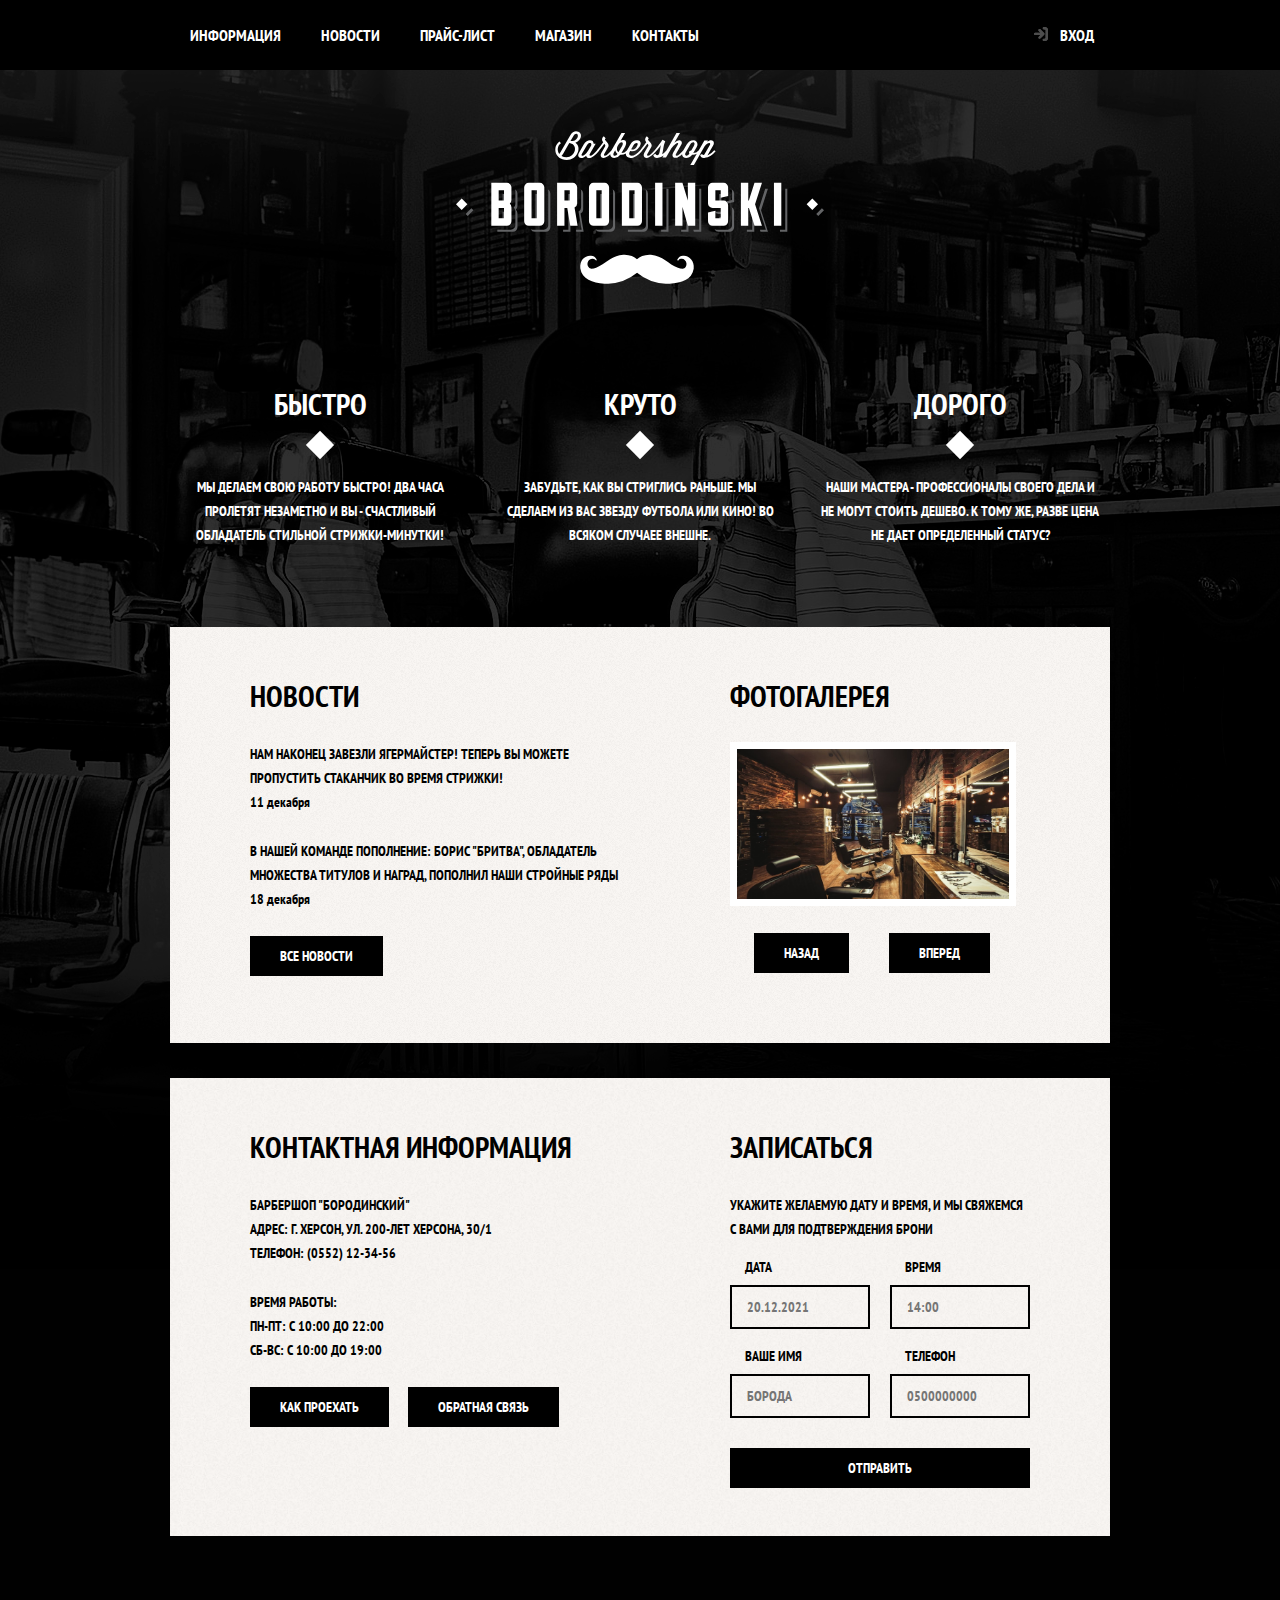
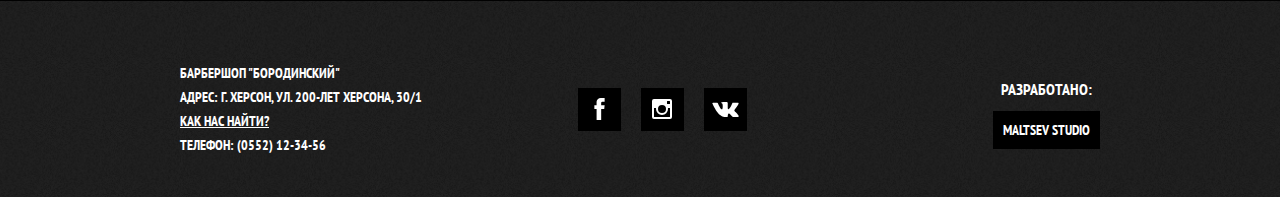
<file: index.html>
<!DOCTYPE html>
<html lang="ru">

<head>
  <meta charset="UTF-8">
  <meta http-equiv="X-UA-Compatible" content="IE=edge">
  <meta name="viewport" content="width=device-width, initial-scale=1.0">
  <title>Барбершоп "Бородинский"</title>
  <link rel="shortcut icon" href="img/favicon.png" type="image/png">
  <link rel="stylesheet" href="css/normalize.css">
  <link rel="stylesheet" href="css/style.css">
</head>

<body class="index-body">
  <header class="main-header">
    <nav class="main-navigation">
      <a class="main-header-logo">
        <img src="img/svg/index-logo.svg" width="371" height="155" alt="Logo barbershop">
      </a>
      <div class="main-navigation-wrapper">
        <div class="container">
          <ul class="site-navigation">
            <li><a href="#">Информация</a></li>
            <li><a href="#news">Новости</a></li>
            <li><a href="price.html">Прайс-лист</a></li>
            <li><a href="catalog.html">Магазин</a></li>
            <li><a href="#">Контакты</a></li>
          </ul>
          <ul class="user-navigation">
            <li>
              <a class="login-link" href="#">Вход</a>
            </li>
          </ul>
        </div>
      </div>
    </nav>
  </header>

  <main class="main container">
    <h1 class="visually-hidden">Барбершоп "Бородинский"</h1>
    <section class="advantages">
      <h2 class="visually-hidden">Наши преимущества</h2>
      <ul class="features">
        <li class="feature-item">
          <h3>Быстро</h3>
          <p>Мы делаем свою работу быстро! Два часа пролетят незаметно и вы - счастливый обладатель стильной
            стрижки-минутки!</p>
        </li>
        <li class="feature-item">
          <h3>Круто</h3>
          <p>Забудьте, как вы стриглись раньше. Мы сделаем из вас звезду футбола или кино! Во всяком случаее внешне.</p>
        </li>
        <li class="feature-item">
          <h3>Дорого</h3>
          <p>Наши мастера - профессионалы своего дела и не могут стоить дешево. К тому же, разве цена не дает
            определенный статус?</p>
        </li>
      </ul>
    </section>

    <div class="index-columns">
      <section class="news" id="news">
        <h2>Новости</h2>
        <ul>
          <li>
            <p>Нам наконец завезли Ягермайстер! Теперь вы можете пропустить стаканчик во время стрижки!</p>
            <time datetime="2021-12-11">11 декабря</time>
          </li>
          <li>
            <p>
              В нашей команде пополнение: Борис "Бритва", обладатель множества титулов и наград, пополнил наши стройные
              ряды
            </p>
            <time datetime="2021-12-18">18 декабря</time>
          </li>
        </ul>
        <a href="#" class="button">Все новости</a>
      </section>

      <section class="gallery">
        <h2>Фотогалерея</h2>

        <a href="img/interior1.jpg">
          <img class="photo" src="img/interior1.jpg" width="286" height="164" alt="Interior" id="interior">
        </a>

        <div class="galery-buttons">
          <button type="button" class="button" id="back">Назад</button>
          <button type="button" class="button" id="forward">Вперед</button>
        </div>
      </section>
    </div>

    <div class="index-columns">
      <section class="contacts">
        <h2>Контактная информация</h2>
        <p>
          Барбершоп "Бородинский"<br>
          Адрес: г. Херсон, ул. 200-лет Херсона, 30/1<br>
          Телефон: (0552) 12-34-56
        </p>
        <p>
          Время работы:<br>
          пн-пт: с 10:00 до 22:00<br>
          сб-вс: с 10:00 до 19:00
        </p>
        <button type="button" class="button find-map">Как проехать</button>
        <button type="button" class="button">Обратная связь</button>
      </section>

      <section class="order">
        <h2>Записаться</h2>
        <p>
          Укажите желаемую дату и время, и мы свяжемся с вами для подтверждения брони
        </p>
        <form action="" method="post">
          <p>
            <label for="date">Дата</label>
            <input type="text" id="date" placeholder="20.12.2021">
          </p>
          <p>
            <label for="time">Время</label>
            <input type="text" id="time" placeholder="14:00">
          </p>
          <p>
            <label for="name">Ваше имя</label>
            <input type="text" id="name" placeholder="Борода">
          </p>
          <p>
            <label for="phone">Телефон</label>
            <input type="tel" id="phone" placeholder="0500000000">
          </p>

          <button type="submit" class="button">Отправить</button>
        </form>
      </section>
    </div>
  </main>

  <footer class="footer">
    <div class="footer-container">
      <div class="footer-contacts">
        <p>
          Барбершоп "Бородинский"<br>
          Адрес: г. Херсон, ул. 200-лет Херсона, 30/1<br>
          <a class="find-map2" href="#!">Как нас найти?</a><br>
          Телефон: (0552) 12-34-56
        </p>
      </div>

      <div class="social">
        <ul>
          <li><a href="#"><img src="img/svg/facebook.svg" alt="facebook"></a></li>
          <li><a href="#"><img src="img/svg/instagram.svg" alt="instagram"></a></li>
          <li><a href="#"><img src="img/svg/vk.svg" alt="Vkontakte"></a></li>
        </ul>
      </div>

      <div class="creator">
        <h3>Разработано:</h3>
        <a href="#">Maltsev Studio</a>
      </div>
    </div>
  </footer>

  <section class="login modal hidden">
    <h2>Личный кабинет</h2>
    <p>Введите, пожалуйста, свой логин и пароль</p>
    <form action="" method="post">
      <p>
        <input class="login-user" type="email" id="login-login" name="login" placeholder="email@example.com">
      </p>
      <p>
        <input class="login-password" type="password" id="login-password" name="password" placeholder="*******">
      </p>
      <div class="login-wrapper">

        <ul class="checkboxes">
          <li class="checkbox-group">
            <input type="checkbox" class="checkbox" name="check" id="check" checked><label class="check-label" for="check">Запомнить меня</label>
          </li>
        </ul>

        <a class="restore" href="#!">Я забыл пароль!</a>
      </div>
      <button type="button" class="button">Войти</button>
    </form>
    <button type="button" class="modal-close" aria-label="Закрыть"></button>
  </section>

  <section class="map modal hidden">
    <img src="img/map.png" alt="карта адреса барбершопа">
    <button type="button" class="modal-close modal-close-map" aria-label="Закрыть"></button>
  </section>
  <script src="js/script.js"></script>
</body>

</html>
</file>
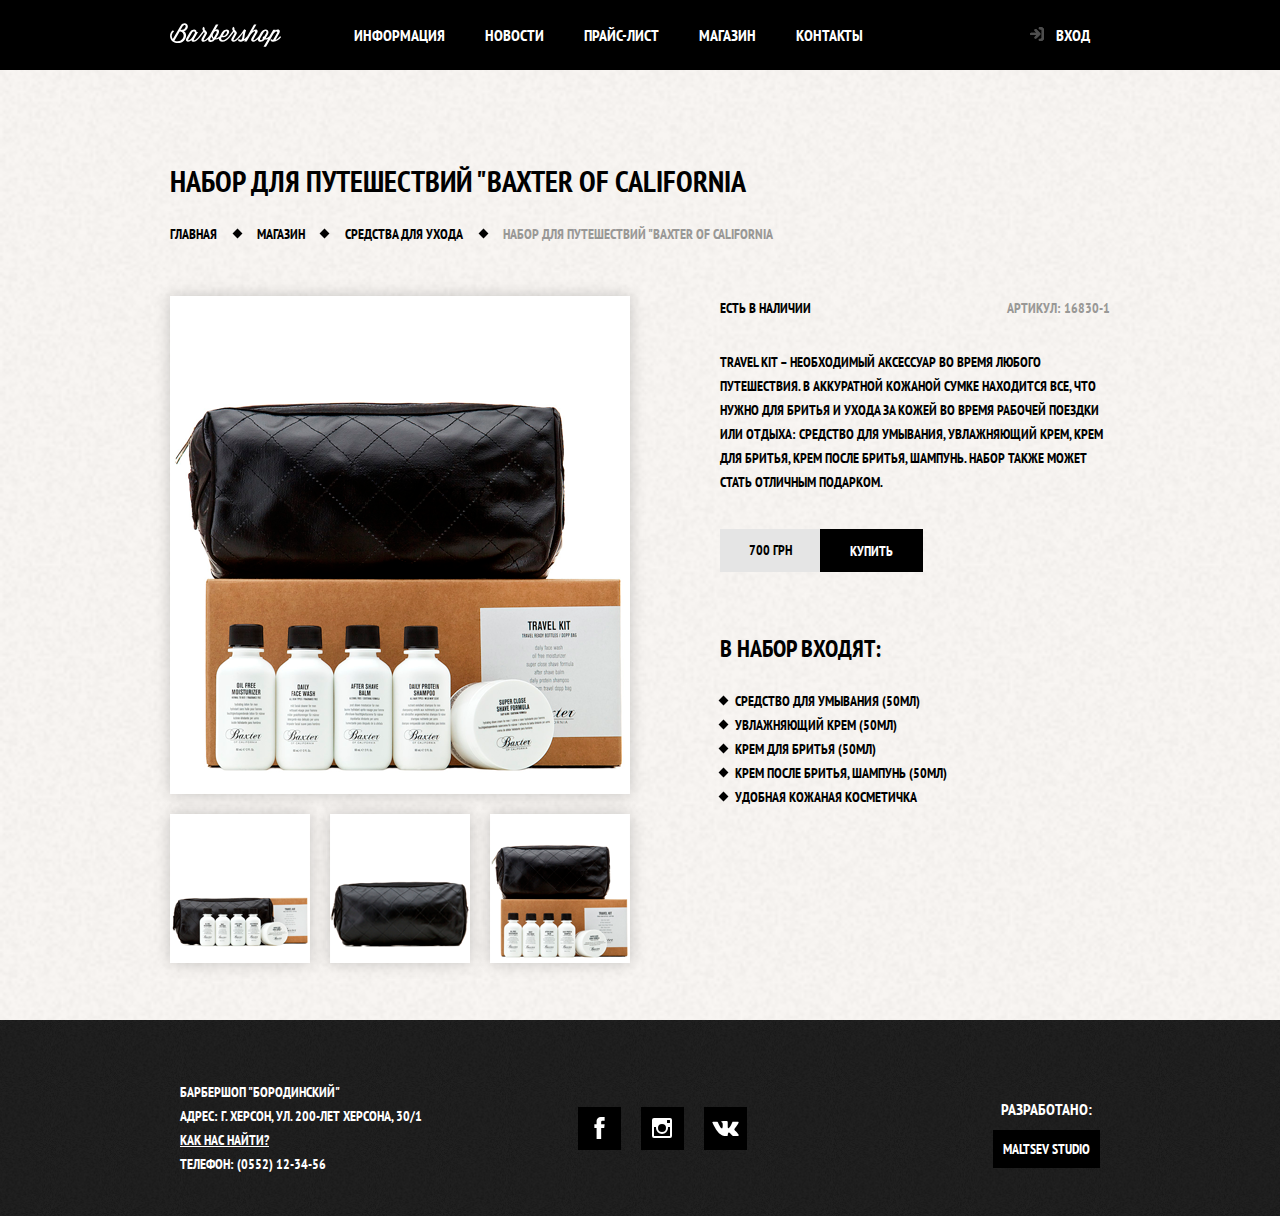
<file: catalog-item.html>
<!DOCTYPE html>
<html lang="ru">
<head>
  <meta charset="UTF-8">
  <meta http-equiv="X-UA-Compatible" content="IE=edge">
  <meta name="viewport" content="width=device-width, initial-scale=1.0">
  <title>Товар - Барбершоп "Бородинский"</title>
  <link rel="shortcut icon" href="img/favicon.png" type="image/png">
  <link rel="stylesheet" href="css/normalize.css">
  <link rel="stylesheet" href="css/style.css">
</head>
<body class="index-body page-body">
  <header class="main-header">
    <nav class="main-navigation container">
      <a href="index.html" class="main-header-logo">
        <img src="img/svg/logo.svg" width="111" height="24" alt="Logo barbershop">
      </a>
      <ul class="site-navigation">
        <li><a href="#">Информация</a></li>
        <li><a href="#">Новости</a></li>
        <li><a href="price.html">Прайс-лист</a></li>
        <li><a href="catalog.html">Магазин</a></li>
        <li><a href="#">Контакты</a></li>
      </ul>
      <div class="user-navigation">
        <a href="#" class="login-link">Вход</a>
      </div>
    </nav>
  </header>

  <main class="main container">
    <h1 class="page-title">Набор для путешествий "Baxter of California</h1>
    <ul class="breadcrumbs item">
      <li>
        <a href="index.html">Главная</a>
      </li>
      <li>
        <a href="catalog.html">Магазин</a>
      </li>
      <li>
        <a href="catalog.html">Средства для ухода</a>
      </li>
      <li class="breadcrumbs-current">
        <a>Набор для путешествий "Baxter of California</a>
      </li>
    </ul>

    <div class="product-wrapper">
      <section class="item-image">
        <img class="item-photo-full" src="img/item1-main.png" width="460" height="498" alt="Фото всего набора">
        <ul class="item-photo-preview">
          <li>
            <img src="img/item2.png" width="140" height="149" alt="Фото с другого ракурса">
          </li>
          <li>
            <img src="img/item3.png" width="140" height="149" alt="Фото косметичка">
          </li>
          <li>
            <img src="img/item4.png" width="140" height="149" alt="Фото всего набора">
          </li>
        </ul>
      </section>

      <section class="item-description">
        <div>
          <p>Есть в наличии</p>
          <p class="item-code">Артикул: 16830-1</p>
        </div>
        <p class="item-description-text">Travel Kit – необходимый аксессуар во время любого путешествия. В аккуратной кожаной сумке находится все, что нужно для бритья и ухода за кожей во время рабочей поездки или отдыха: средство для умывания, увлажняющий крем, крем для бритья, крем после бритья, шампунь. Набор также может стать отличным подарком.</p>
        <p class="catalog-price-wrapper">
          <span class="catalog-price">700 грн</span>
          <button class="button" type="button">Купить</button>
        </p>
        <h3>В набор входят:</h3>
        <ul>
          <li>Средство для умывания (50мл)</li>
          <li>Увлажняющий крем (50мл)</li>
          <li>Крем для бритья (50мл)</li>
          <li>Крем после бритья, шампунь (50мл)</li>
          <li>Удобная кожаная косметичка</li>
        </ul>
      </section>
    </div>
  </main>

  <footer class="footer">
    <div class="footer-container">
      <div class="footer-contacts">
        <p>
          Барбершоп "Бородинский"<br>
          Адрес: г. Херсон, ул. 200-лет Херсона, 30/1<br>
          <a href="#">Как нас найти?</a><br>
          Телефон: (0552) 12-34-56
        </p>
        </div>

        <div class="social">
          <ul>
            <li><a href="#"><img src="img/svg/facebook.svg" alt="facebook"></a></li>
            <li><a href="#"><img src="img/svg/instagram.svg" alt="instagram"></a></li>
            <li><a href="#"><img src="img/svg/vk.svg" alt="Vkontakte"></a></li>
          </ul>
        </div>

        <div class="creator">
          <h3>Разработано:</h3>
          <a href="#">Maltsev Studio</a>
        </div>
    </div>
    </footer>

    <section class="login modal hidden">
      <h2>Личный кабинет</h2>
      <p>Введите, пожалуйста, свой логин и пароль</p>
      <form action="" method="post">
        <p>
          <input class="login-user" type="email" id="login-login" name="login" placeholder="email@example.com">
        </p>
        <p>
          <input class="login-password" type="password" id="login-password" name="password" placeholder="*******">
        </p>
        <p class="login-wrapper">

          <label>
            <input type="checkbox" name="remember" checked>
            Запомните меня
          </label>
          <a class="restore" href="#!">Я забыл пароль!</a>
        </p>
        <button type="button" class="button">Войти</button>
      </form>
      <button type="button" class="modal-close" aria-label="Закрыть"></button>
  </section>
  <script src="js/script.js"></script>
</body>
</html>
</file>
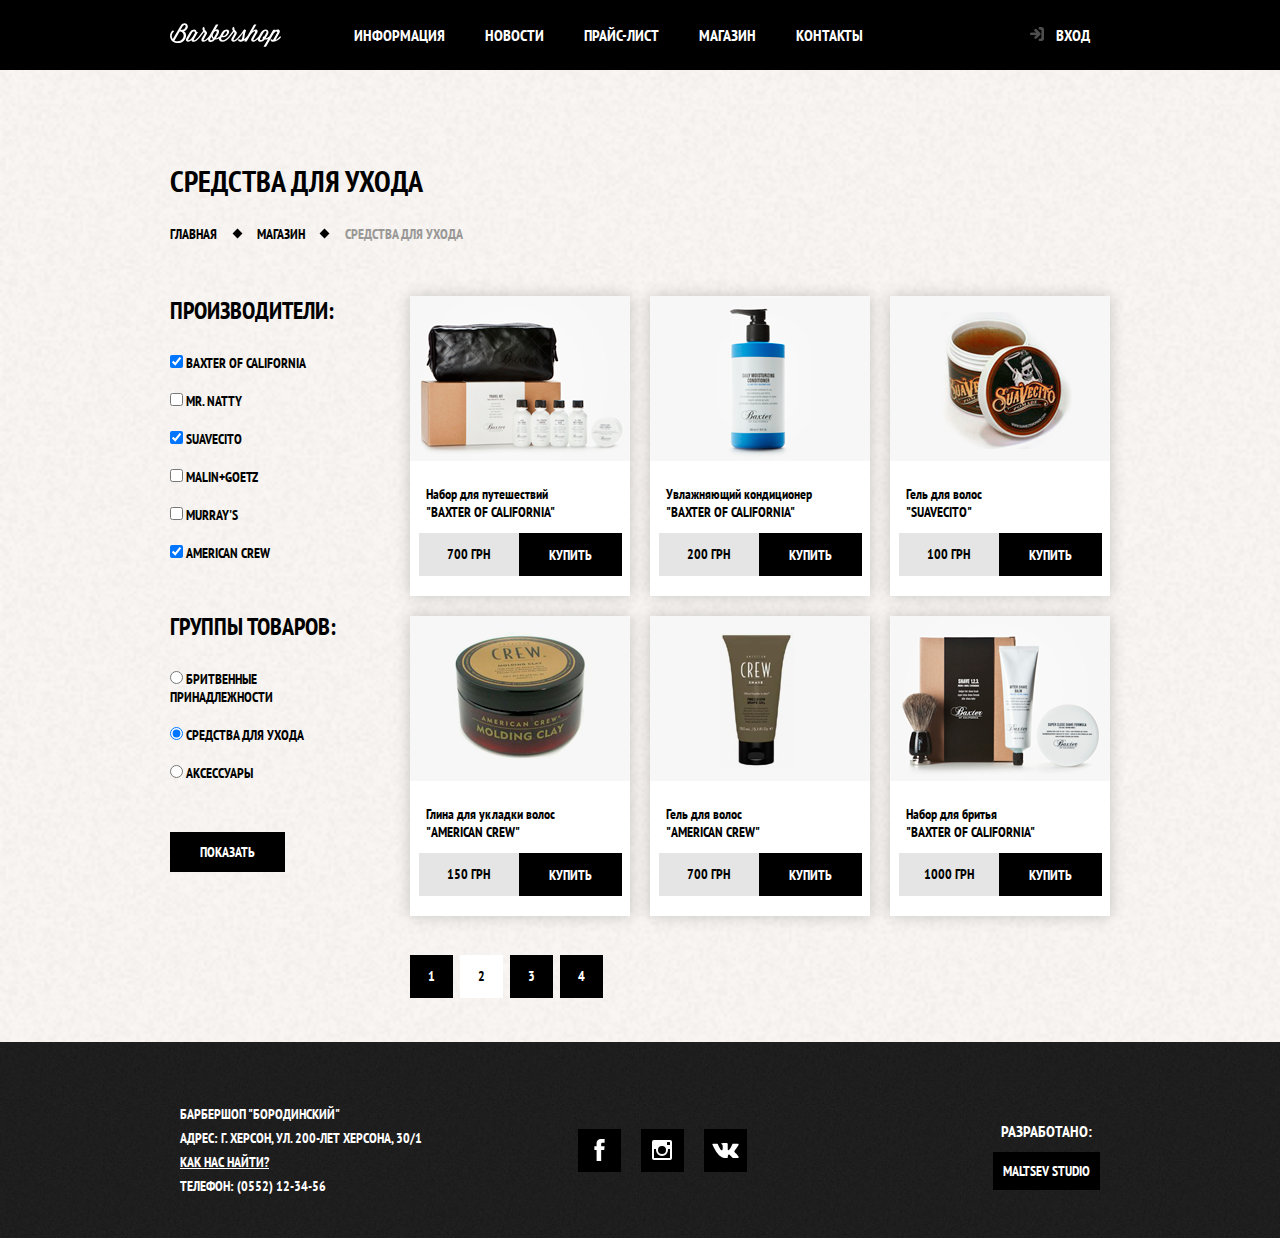
<file: catalog.html>
<!DOCTYPE html>
<html lang="ru">

<head>
  <meta charset="UTF-8">
  <meta http-equiv="X-UA-Compatible" content="IE=edge">
  <meta name="viewport" content="width=device-width, initial-scale=1.0">
  <title>Каталог - Барбершоп "Бородинский"</title>
  <link rel="shortcut icon" href="img/favicon.png" type="image/png">
  <link rel="stylesheet" href="css/normalize.css">
  <link rel="stylesheet" href="css/style.css">
</head>

<body class="index-body page-body">

  <header class="main-header">
    <nav class="main-navigation container">
      <a href="index.html" class="main-header-logo">
        <img src="img/svg/logo.svg" width="111" height="24" alt="Logo barbershop">
      </a>
      <ul class="site-navigation">
        <li><a href="#">Информация</a></li>
        <li><a href="#">Новости</a></li>
        <li><a href="price.html">Прайс-лист</a></li>
        <li><a href="catalog.html">Магазин</a></li>
        <li><a href="#">Контакты</a></li>
      </ul>
      <div class="user-navigation">
        <a href="#" class="login-link">Вход</a>
      </div>
    </nav>
  </header>

  <main class="main container">
    <h1 class="page-title">Средства для ухода</h1>
    <ul class="breadcrumbs catalog">
      <li>
        <a href="index.html">Главная</a>
      </li>
      <li>
        <a href="catalog.html">Магазин</a>
      </li>
      <li class="breadcrumbs-current">
        <a>Средства для ухода</a>
      </li>
    </ul>

    <div class="catalog-wrapper">
      <section class="filter">
        <h2 class="visually-hidden">Фильтр товаров</h2>
        <form action="https://echo.com.ua" method="get">
          <fieldset>
            <legend>Производители:</legend>
            <ul>
              <li>
                <input type="checkbox" id="filter-baxter" name="baxter" checked>
                <label for="filter-baxter">Baxter of California</label>
              </li>
              <li>
                <input type="checkbox" id="filter-mrnatty" name="mrnatty">
                <label for="filter-mrnatty">Mr. Natty</label>
              </li>
              <li>
                <input type="checkbox" id="filter-suavecito" name="suavecito" checked>
                <label for="filter-suavecito">Suavecito</label>
              </li>
              <li>
                <input type="checkbox" id="filter-malin_goetz" name="malin_goetz">
                <label for="filter-malin_goetz">Malin+Goetz</label>
              </li>
              <li>
                <input type="checkbox" id="filter-murrays" name="murrays">
                <label for="filter-murrays">Murray's</label>
              </li>
              <li>
                <input type="checkbox" id="filter-american_crew" name="american_crew" checked>
                <label for="filter-american_crew">American Crew</label>
              </li>
            </ul>
          </fieldset>

          <fieldset>
            <legend>Группы товаров:</legend>
            <ul>
              <li>
                <input type="radio" name="product-group" value="razor" id="filter-razor">
                <label for="filter-razor">Бритвенные принадлежности</label>
              </li>
              <li>
                <input type="radio" name="product-group" value="care" id="filter-care" checked>
                <label for="filter-care">Средства для ухода</label>
              </li>
              <li>
                <input type="radio" name="product-group" value="accessories" id="filter-accessories">
                <label for="filter-accessories">Аксессуары</label>
              </li>
            </ul>
          </fieldset>

        <button type="submit" class="button">Показать</button>
        </form>
      </section>

      <section class="catalog-section">
        <h2 class="visually-hidden">Список средств для ухода</h2>
        <ul class="catalog-list">
          <li class="catalog-item">
            <a href="catalog-item.html">
              <h3>Набор для путешествий<br> "BAXTER OF CALIFORNIA"</h3>
              <p>
                <img src="img/photo1.png" alt="Набор для путешествий 'BAXTER OF CALIFORNIA'">
              </p>
            </a>
            <p class="catalog-price-wrapper">
              <span class="catalog-price">700 грн</span>
              <button type="button" class="button">Купить</button>
            </p>
          </li>
          <li class="catalog-item">
            <a href="catalog-item.html">
              <h3>Увлажняющий кондиционер<br> "BAXTER OF CALIFORNIA"</h3>
              <p>
                <img src="img/photo2.png" alt="Увлажняющий кондиционер 'BAXTER OF CALIFORNIA'">
              </p>
            </a>
            <p class="catalog-price-wrapper">
              <span class="catalog-price">200 грн</span>
              <button type="button" class="button">Купить</button>
            </p>
          </li>
          <li class="catalog-item">
            <a href="catalog-item.html">
              <h3>Гель для волос<br> "SUAVECITO"</h3>
              <p>
                <img src="img/photo3.png" alt="Гель для волос 'SUAVECITO'">
              </p>
            </a>
            <p class="catalog-price-wrapper">
              <span class="catalog-price">100 грн</span>
              <button type="button" class="button">Купить</button>
            </p>
          </li>
          <li class="catalog-item">
            <a href="catalog-item.html">
              <h3>Глина для укладки волос<br> "AMERICAN CREW"</h3>
              <p>
                <img src="img/photo4.png" alt="Глина для укладки волос 'AMERICAN CREW'">
              </p>
            </a>
            <p class="catalog-price-wrapper">
              <span class="catalog-price">150 грн</span>
              <button type="button" class="button">Купить</button>
            </p>
          </li>
          <li class="catalog-item">
            <a href="catalog-item.html">
              <h3>Гель для волос<br> "AMERICAN CREW"</h3>
              <p>
                <img src="img/photo5.png" alt="Гель для волос 'AMERICAN CREW'">
              </p>
            </a>
            <p class="catalog-price-wrapper">
              <span class="catalog-price">700 грн</span>
              <button type="button" class="button">Купить</button>
            </p>
          </li>
          <li class="catalog-item">
            <a href="catalog-item.html">
              <h3>Набор для бритья<br> "BAXTER OF CALIFORNIA"</h3>
              <p>
                <img src="img/photo6.png" alt="Набор для бритья 'BAXTER OF CALIFORNIA'">
              </p>
            </a>
            <p class="catalog-price-wrapper">
              <span class="catalog-price">1000 грн</span>
              <button type="button" class="button">Купить</button>
            </p>
          </li>
        </ul>
    </div>

      <ul class="pagination-list">
        <li class="pagination-item">
          <a href="/">1</a>
        </li>
        <li class="pagination-item-current">
          <a href="/">2</a>
        </li>
        <li class="pagination-item">
          <a href="/">3</a>
        </li>
        <li class="pagination-item">
          <a href="/">4</a>
        </li>
      </ul>
    </section>
  </main>

  <footer class="footer">
    <div class="footer-container">
      <div class="footer-contacts">
        <p>
          Барбершоп "Бородинский"<br>
          Адрес: г. Херсон, ул. 200-лет Херсона, 30/1<br>
          <a href="#">Как нас найти?</a><br>
          Телефон: (0552) 12-34-56
        </p>
        </div>

        <div class="social">
          <ul>
            <li><a href="#"><img src="img/svg/facebook.svg" alt="facebook"></a></li>
            <li><a href="#"><img src="img/svg/instagram.svg" alt="instagram"></a></li>
            <li><a href="#"><img src="img/svg/vk.svg" alt="Vkontakte"></a></li>
          </ul>
        </div>

        <div class="creator">
          <h3>Разработано:</h3>
          <a href="#">Maltsev Studio</a>
        </div>
    </div>
    </footer>

    <section class="login modal hidden">
      <h2>Личный кабинет</h2>
      <p>Введите, пожалуйста, свой логин и пароль</p>
      <form action="" method="post">
        <p>
          <input class="login-user" type="email" id="login-login" name="login" placeholder="email@example.com">
        </p>
        <p>
          <input class="login-password" type="password" id="login-password" name="password" placeholder="*******">
        </p>
        <p class="login-wrapper">

          <label>
            <input type="checkbox" name="remember" checked>
            Запомните меня
          </label>
          <a class="restore" href="#!">Я забыл пароль!</a>
        </p>
        <button type="button" class="button">Войти</button>
      </form>
      <button type="button" class="modal-close" aria-label="Закрыть"></button>
  </section>
  <script src="js/script.js"></script>
</body>

</html>
</file>
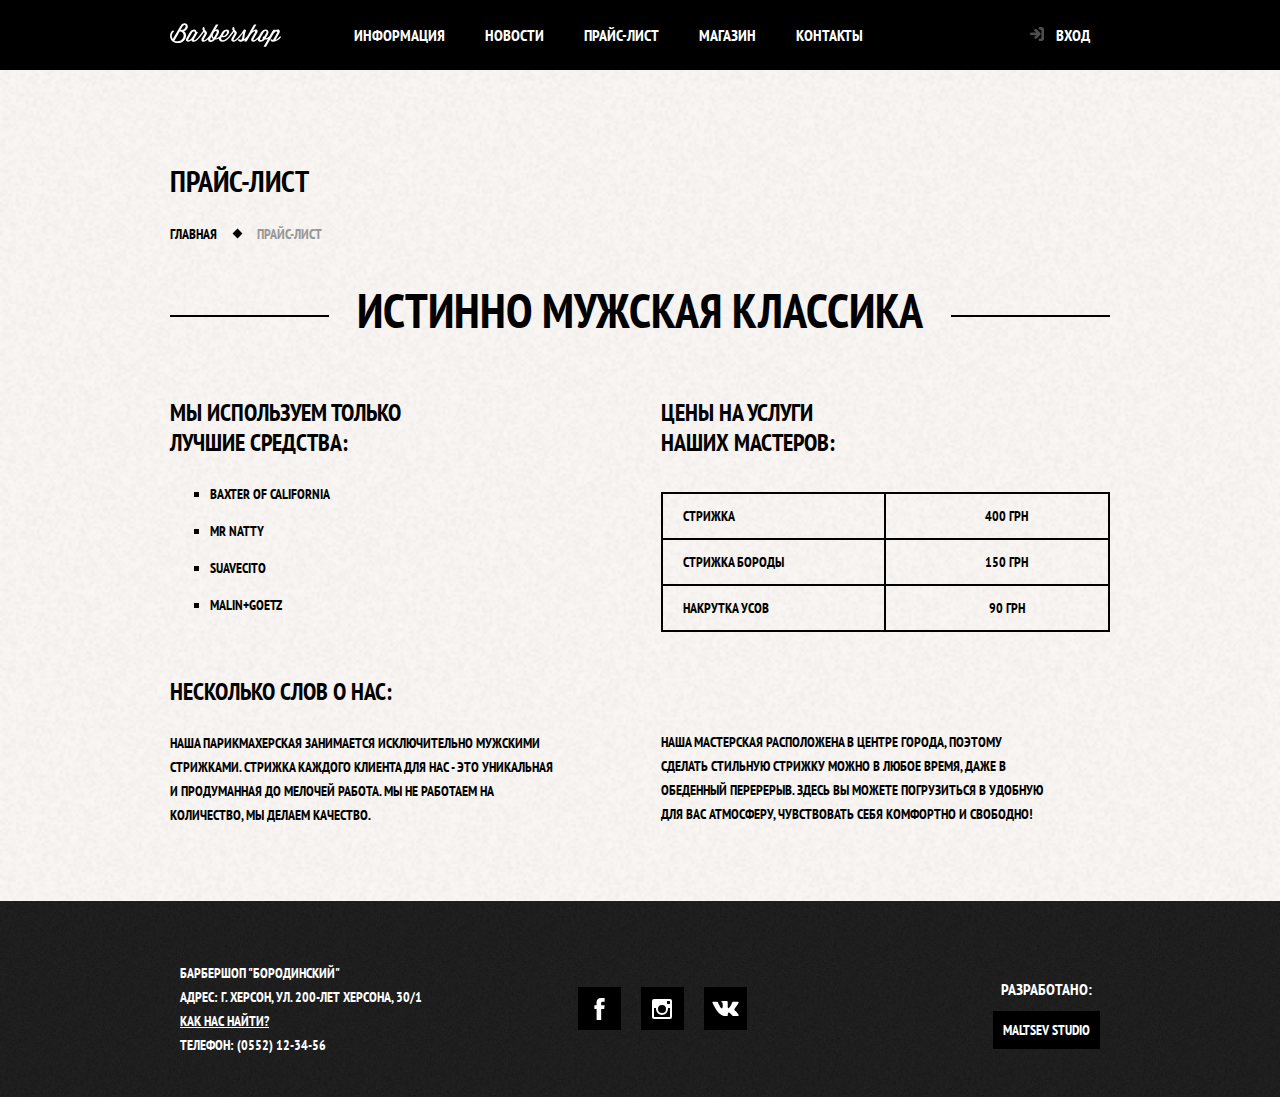
<file: price.html>
<!DOCTYPE html>
<html lang="ru">
<head>
  <meta charset="UTF-8">
  <meta http-equiv="X-UA-Compatible" content="IE=edge">
  <meta name="viewport" content="width=device-width, initial-scale=1.0">
  <title>Прайс - Барбершоп "Бородинский"</title>
  <link rel="shortcut icon" href="img/favicon.png" type="image/png">
  <link rel="stylesheet" href="css/normalize.css">
  <link rel="stylesheet" href="css/style.css">
</head>
<body class="index-body page-body">

  <header class="main-header">
    <nav class="main-navigation container">
      <a href="index.html" class="main-header-logo">
        <img src="img/svg/logo.svg" width="111" height="24" alt="Logo barbershop">
      </a>
      <ul class="site-navigation">
        <li><a href="#">Информация</a></li>
        <li><a href="#">Новости</a></li>
        <li><a href="price.html">Прайс-лист</a></li>
        <li><a href="catalog.html">Магазин</a></li>
        <li><a href="#">Контакты</a></li>
      </ul>
      <div class="user-navigation">
        <a href="#" class="login-link">Вход</a>
      </div>
    </nav>
  </header>

  <main class="main container">
    <h1 class="page-title">Прайс-лист</h1>
    <ul class="breadcrumbs price">
      <li>
        <a href="index.html">Главная</a>
      </li>
      <li class="breadcrumbs-current">
        <a>Прайс-лист</a>
      </li>
    </ul>

    <section class="men-classic">
      <h2 class="lines">Истинно мужская классика</h2>
      <div class="men-classic-wrapper">
        <div class="left">
          <div class="left-top">
            <h3>Мы используем только<br> лучшие средства:</h3>
            <ul class="price-list">
              <li>Baxter of California</li>
              <li>Mr Natty</li>
              <li>Suavecito</li>
              <li>Malin+Goetz</li>
            </ul>
          </div>
          <div class="left-bottom">
            <h3>Несколько слов о нас:</h3>
            <p>
              Наша парикмахерская занимается исключительно мужскими стрижками. Стрижка каждого клиента для нас - это уникальная и продуманная до мелочей работа. Мы не работаем на количество, мы делаем качество.
            </p>
          </div>
        </div>
        <div class="right">
          <div class="right-top">
            <h3>Цены на услуги<br> наших мастеров:</h3>
            <table class="price-table">
              <tr>
                <td>Стрижка</td>
                <td>400 грн</td>
              </tr>
              <tr>
                <td>Стрижка бороды</td>
                <td>150 грн</td>
              </tr>
              <tr>
                <td>Накрутка усов</td>
                <td>90 грн</td>
              </tr>
            </table>
          </div>

          <div class="right-bottom">
            <p>
              Наша мастерская расположена в центре города, поэтому<br> сделать стильную стрижку можно в любое время, даже в<br> обеденный перерерыв. Здесь вы можете погрузиться в удобную<br> для вас атмосферу, чувствовать себя комфортно и свободно!
            </p>
          </div>
        </div>

      </div>
    </section>
  </main>

  <footer class="footer">
    <div class="footer-container">
      <div class="footer-contacts">
        <p>
          Барбершоп "Бородинский"<br>
          Адрес: г. Херсон, ул. 200-лет Херсона, 30/1<br>
          <a href="#">Как нас найти?</a><br>
          Телефон: (0552) 12-34-56
        </p>
        </div>

        <div class="social">
          <ul>
            <li><a href="#"><img src="img/svg/facebook.svg" alt="facebook"></a></li>
            <li><a href="#"><img src="img/svg/instagram.svg" alt="instagram"></a></li>
            <li><a href="#"><img src="img/svg/vk.svg" alt="Vkontakte"></a></li>
          </ul>
        </div>

        <div class="creator">
          <h3>Разработано:</h3>
          <a href="#">Maltsev Studio</a>
        </div>
    </div>
    </footer>

    <section class="login modal hidden">
      <h2>Личный кабинет</h2>
      <p>Введите, пожалуйста, свой логин и пароль</p>
      <form action="" method="post">
        <p>
          <input class="login-user" type="email" id="login-login" name="login" placeholder="email@example.com">
        </p>
        <p>
          <input class="login-password" type="password" id="login-password" name="password" placeholder="*******">
        </p>
        <p class="login-wrapper">

          <label>
            <input type="checkbox" name="remember" checked>
            Запомните меня
          </label>
          <a class="restore" href="#!">Я забыл пароль!</a>
        </p>
        <button type="button" class="button">Войти</button>
      </form>
      <button type="button" class="modal-close" aria-label="Закрыть"></button>
  </section>
  <script src="js/script.js"></script>
</body>
</html>
</file>
<file: css/style.css>
@import url('https://fonts.googleapis.com/css2?family=PT+Sans+Narrow:wght@400;700&display=swap');

/* Variables */
:root {
  --basic-black: #000;
  --extra-dark: #2b2a2a;
  --lightgrey: #999896;
  --extra-lightgrey: #E5E5E5;
  --basic-light: #f9f6f3;
  --basic-white: #fff;
  --brown: #663d15;
}

* {
  box-sizing: border-box;
  scroll-behavior: smooth;
}

a {
  text-decoration: none;
  color: inherit;
}

img {
  max-width: 100%;
  /* height: auto; */
}

ul {
  list-style: none;
}

.index-body {
  min-width: 960px;
  min-height: 100%;
  display: grid;
  grid-template-rows: min-content 1fr min-content;
  align-content: start;
  margin: 0;
  padding: 0;
  font-family: 'PT Sans Narrow', sans-serif;
  font-weight: 700;
  font-size: 14px;
  line-height: 24px;
  text-transform: uppercase;
  color: var(--basic-white);
  background-color: var(--basic-black);
  background-image: url('../img/index-background.png');
  background-position: top center;
  background-repeat: no-repeat;
}

.page-body {
  color: var(--basic-black);
  background-color: var(--basic-light);
  background-image: url('../img/light-background.png');
  background-position: 0 0;
  background-repeat: no-repeat;
  background-size:cover;
}

.page-body .main-navigation {
  flex-direction: row;
  align-items: center;
  justify-content: space-between;
}

.page-body .main-header-logo {
  order: 0;
  width: 111px;
  height: 24px;
}

main {
  height: 100%;
}

.page-title {
  font-size: 30px;
  line-height: 42px;
}

.main-header {
  margin-bottom: 70px;
}

.page-body .main-header {
  background-color: var(--basic-black);
  color: var(--basic-white);
}

.breadcrumbs {
  padding: 0;
  display: flex;
  gap: 40px;
}

.breadcrumbs a {
  color: var(--basic-black);
}

.breadcrumbs a:hover,
.breadcrumbs a:focus {
  text-decoration: underline;
}

.breadcrumbs.catalog,
.breadcrumbs.item {
  margin-bottom: 50px;
}

.breadcrumbs.price li:first-child,
.breadcrumbs.catalog li:not(last-child),
.breadcrumbs.item li:not(last-child) {
  position: relative;
}

.breadcrumbs.price li:first-child::after,
.breadcrumbs.catalog li:first-child::after,
.breadcrumbs.catalog li:nth-child(2)::after,
.breadcrumbs.item li:first-child::after,
.breadcrumbs.item li:nth-child(2)::after {
  position: absolute;
  content: '';
  display: block;
  bottom: 9px;
  left: 64px;
  width: 7px;
  height: 7px;
  background-color: var(--basic-black);
  transform: rotate(45deg);
}

.breadcrumbs.item li:nth-child(3)::after {
  position: absolute;
  content: '';
  display: block;
  bottom: 9px;
  left: 135px;
  width: 7px;
  height: 7px;
  background-color: var(--basic-black);
  transform: rotate(45deg);
}

.breadcrumbs-current a {
  color: var(--lightgrey);
}

.catalog-wrapper {
  display: grid;
  grid-template-columns: 180px 1fr;
  align-content: start;
}

.filter fieldset {
  padding: 0;
  margin: 0;
  margin-bottom: 30px;
  border: none;
}

.filter legend,
.men-classic h3,
.item-description h3 {
  font-size: 24px;
  line-height: 30px;
}

.filter ul {
  margin-top: 28px;
  line-height: 18px;
  padding: 0;
}

.filter li {
  margin-bottom: 20px;
}

.filter input:hover + label,
.filter input:focus + label {
  color: var(--brown);
}

.catalog-section {
  margin-left: 60px;
}

.catalog-list {
  display: flex;
  flex-wrap: wrap;
  gap: 20px;
  margin: 0;
  padding: 0;
  margin-bottom: 25px;
}

.catalog-item {
  width: 220px;
  min-height: 286px;
  background-color: var(--basic-white);
  box-shadow: 0px 0px 15px rgba(0, 0, 0, 0.2);
}

.catalog-item a {
  display: flex;
  flex-direction: column;
}

.catalog-item a h3 {
  order: 1;
}

.catalog-item a p {
  margin: 0;
}

.product-wrapper {
  display: grid;
  grid-template-columns: 460px 1fr;
  gap: 90px;
}

.item-photo-preview {
  padding: 0;
  margin: 20px 0;
  display: flex;
  justify-content: space-between;
}

.item-photo-preview img {
  box-shadow: 0px 0px 15px rgba(0, 0, 0, 0.2);
}

.item-photo-full {
  display: block;
  width: 460px;
  height: 498px;
  box-shadow: 0px 0px 15px rgba(0, 0, 0, 0.2);
}

.item-description div {
  display: flex;
  justify-content: space-between;
  margin-bottom: 30px;
}

.item-description p {
  margin: 0;
}

.item-description .item-description-text {
  margin-bottom: 35px;
}

.item-description .catalog-price-wrapper {
  justify-content: start;
  margin-bottom: 62px;
}

.item-description h3 {
  margin-bottom: 25px;
}

.item-description ul {
  padding-left: 15px;
}

.item-description ul li {
  position: relative;
}

.item-description ul li::before {
  position: absolute;
  content: '';
  display: block;
  top: 8px;
  left: -15px;
  width: 7px;
  height: 7px;
  background-color: var(--basic-black);
  transform: rotate(45deg);
}

.catalog-item h3 {
  font-size: 14px;
  line-height: 18px;
  text-transform: none;
  margin: 17px 15px 12px 16px;
}

.catalog-item img {
  width: 220px;
  height: 165px;
}

.catalog-price-wrapper {
  display: flex;
  margin: 0 auto;
  justify-content: center;
  margin-bottom: 20px;
  height: 43px;
}

.catalog-price-wrapper .button {
  margin-right: 0;
}

.catalog-price {
  display: inline-block;
  font-size: 14px;
  line-height: 43px;
  text-align: center;
  background-color: var(--extra-lightgrey);
  width: 100px;
  text-align: center;
}

.pagination-list {
  display: flex;
  padding: 0;
  margin-left: 240px;
  gap: 7px;
}

.pagination-item a {
  display: block;
  color: var(--basic-white);
  background-color: var(--basic-black);
  width: 43px;
  height: 43px;
  text-align: center;
  line-height: 43px;
}

.pagination-item a:hover,
.pagination-item a:focus,
.pagination-item a:active {
  background-color: var(--brown);
}

.pagination-item-current {
  width: 43px;
  height: 43px;
  background-color: var(--basic-white);
  text-align: center;
  line-height: 43px;
}

.pagination-item-current a,
.pagination-item-current a:hover,
.pagination-item-current a:focus,
.pagination-item-current a:active {
  color: var(--basic-black);
  background-color: var(--basic-white);
}

.main-navigation {
  display: flex;
  flex-direction: column;
  align-items: center;
  font-size: 16px;
  line-height: 20px;
  background-color: transparent;
}

.main-navigation-wrapper {
  width: 100%;
  margin-bottom: 60px;
  background-color: var(--basic-black);
}

.main-navigation-wrapper .container {
  display: flex;
  justify-content: space-between;
}

.site-navigation {
  display: flex;
  flex-wrap: wrap;
  width: 620px;
  margin: 0;
  padding: 0;
}

.user-navigation {
  margin: 0;
  max-width: 140px;
}

.site-navigation a,
.user-navigation a {
  display: block;
  padding: 25px 20px;
}

.site-navigation a:hover,
.site-navigation a:focus,
.user-navigation a:hover,
.user-navigation a:focus {
  background-color: var(--extra-dark);
}

.user-navigation .login-link {
  position: relative;
  padding-left: 50px;
}

.login-link::before {
  content: "";
  position: absolute;
  top: 27px;
  left: 24px;
  width: 16px;
  height: 18px;
  background-image: url("../img/svg/login.svg");
  background-repeat: no-repeat;
  background-position: 0 0;
}

.main-header-logo {
  order: 2;
  width: 368px;
  height: 153px;
}

.container {
  width: 940px;
  margin: 0 auto;
  padding: 0;
}

.advantages {
  margin-bottom: 80px;
}

.features {
  display: grid;
  grid-template-columns: 1fr 1fr 1fr;
  column-gap: 20px;
  margin: 0;
  padding: 0;
  text-align: center;
}

.feature-item p {
  margin: 0 10px;
}

.feature-item h3 {
  position: relative;
  font-size: 30px;
  line-height: 42px;
  margin-bottom: 50px;
}

.feature-item h3::after {
  position: absolute;
  content: "";
  width: 20px;
  height: 20px;
  bottom: -30px;
  left: 50%;
  margin-left: -10px;
  transform: rotate(45deg);
  background-color: var(--basic-white);
}

/* для заголовков, которые нужно скрыть и лишь семантические, и чтобы были доступны для скрин-ридеров и поисковиков, иначе если сделать просто display: none, то будут недоступны для них*/
.visually-hidden {
  position: absolute;
  width: 1px;
  height: 1px;
  margin: -1px;
  border: 0;
  padding: 0;
  clip: rect(0 0 0 0);
  overflow: hidden;
}

.index-columns {
  display: flex;
  justify-content: space-between;
  margin-bottom: 35px;
  color: var(--basic-black);
  background-color: var(--basic-light);
  background-image: url('../img/light-background.png');
  background-repeat: no-repeat;
  background-position: 0 0;
  background-size: cover;
  padding: 48px 80px;
}

.index-columns h2 {
  margin: 0;
  margin-bottom: 25px;
  font-size: 30px;
  line-height: 42px;
}

.news {
  width: 380px;
}

.news ul {
  padding: 0;
}

.news li {
  margin-bottom: 25px;
}

.news p {
  margin: 0;
}

.news time {
  text-transform: none;
}

.gallery {
  width: 300px;
  height: 320px;
}

.photo {
  border: 7px solid var(--basic-white);
  margin: 0;
  margin-bottom: 20px;
}

.galery-buttons {
  display: flex;
  justify-content: space-evenly;
}

.contacts {
  width: 380px;
}

.contacts p {
  margin: 0;
  margin-bottom: 25px;
}

.order {
  width: 300px;
}

.order form {
  display: flex;
  flex-wrap: wrap;
  justify-content: space-between;
}

.order form p {
  width: 140px;
  margin: 0;
  margin-bottom: 15px;
}

.order label {
  display: block;
  margin-bottom: 6px;
  margin-left: 15px;
}

.order input {
  width: 140px;
  font: inherit;
  text-transform: uppercase;
  background-color: transparent;
  border: 2px solid var(--basic-black);
  padding: 8px 15px;
  outline: none;
}

.order input:focus,
.order input:hover,
.order input:active {
  border-color: var(--brown);
}

.order .button {
  margin-top: 15px;
  margin-right: 0;
  width: 100%;
}

.button {
  display: inline-block;
  padding: 10px 30px;
  margin-right: 16px;
  font: inherit;
  color: var(--basic-white);
  background-color: var(--basic-black);
  text-transform: uppercase;
  text-align: center;
  vertical-align: center;
  border: none;
  line-height: 20px;
}

.button:hover,
.button:focus,
.button:active {
  background-color: var(--brown);
}

.footer {
  margin-top: 30px;
  padding-top: 60px;
  color: var(--basic-white);
  background-color: var(--extra-dark);
  background-image: url('../img/darkgrey-background.png');
  background-repeat: no-repeat;
  background-position: center;
  background-size: cover;
}

.footer-container {
  display: grid;
  grid-template-columns: 1fr 1fr 1fr;
  width: 940px;
  margin: 0 auto;
  padding: 0 10px 40px;
}

.footer-contacts {
  margin: 0;
  width: 320px;
}

.footer-contacts a {
  text-decoration: underline;
}

.footer-contacts a:hover,
.footer-contacts a:focus {
  opacity: 0.7;
}

.footer-contacts p {
  margin: 0;
}

.social {
  width: 145px;
  justify-self: center;
  text-align: center;
  display: flex;
  align-items: center;
}

.social ul {
  display: flex;
  width: 171px;
  margin: 0 auto;
  padding: 0;
  gap: 20px;
}

.social li a {
  display: flex;
  align-items: center;
  justify-content: center;
  width: 43px;
  height: 43px;
  background-color: var(--basic-black);
}

.social li a:hover,
.social li a:focus {
  background-color: var(--extra-dark);
  border: 1px solid var(--basic-black);
}

.creator {
  max-width: 150px;
  margin: 0;
  justify-self: end;
  text-align: center;
}

.creator a {
  padding: 10px;
  background-color: var(--basic-black);
}
.creator a:hover,
.creator a:focus {
  background-color: var(--extra-dark);
}

.modal {
  position: fixed;
  top: 12%;
  left: 34%;
  width: 460px;
  height: 385px;
  color: var(--basic-black);
  background-color: var(--basic-light);
  background-image: url('../img/light-background.png');
  background-repeat: no-repeat;
  background-position: 0 0;
  background-size: cover;
  box-shadow: 0 30px 50px rgba(0, 0, 0, 0.7);
  padding: 50px 80px;
  text-align: center;
}

.login-user,
.login-password,
.modal .button {
  width: 100%;
}

.hidden {
  display: none;
}

.modal h2 {
  margin: 0;
  margin-bottom: 20px;
  font-size: 30px;
  line-height: 42px;
}

.modal p {
  margin: 0;
  margin-bottom: 10px;
}

.modal input {
  display: block;
  font: inherit;
  color: var(--basic-black);
  text-transform: uppercase;
  border: 2px solid var(--basic-black);
  outline: none;
}

.modal input:hover,
.modal input:focus {
  border-color: var(--brown);
}

.login-user {
  background-image: url('../img/svg/user.svg');
  background-repeat: no-repeat;
  background-position: 270px center;
}

.login-password {
  background-image: url('../img/svg/lock.svg');
  background-repeat: no-repeat;
  background-position: 270px center;
}

.login-wrapper {
  display: flex;
  justify-content: space-between;
  align-items: center;
}

.checkboxes {
  padding: 0;
  max-width: 150px;
}

.checkbox-group {
  display: flex;
  flex-direction: row;
  justify-content: flex-start;
  align-items: center;
  gap: 5px;
}

.restore {
  text-decoration: underline;
  display: block;
}

.restore:hover,
.restore:focus {
  text-decoration: none;
}

.modal-close {
  position: absolute;
  top: 0;
  right: -34px;
  width: 22px;
  height: 22px;
  background-color: transparent;
  border: none;
  cursor: pointer;
}

.modal-close::before,
.modal-close::after {
  content: "";
  position: absolute;
  width: 19px;
  height: 3px;
  top: 10px;
  left: 2px;
  background-color: var(--basic-white);
}

.modal-close::before {
  transform: rotate(45deg);
}

.modal-close::after {
  transform: rotate(-45deg);
}

.map {
  padding: 0;
}

.modal-close-map::before,
.modal-close-map::after {
  background-color: var(--extra-dark);
}

.men-classic h2 {
  text-align: center;
  font-size: 48px;
  line-height: 48px;
}

.men-classic-wrapper {
  display: flex;
  gap: 100px;
}

.left {
  width: 400px;
}

.right {
  width: 460px;
}

.left, .right {
  margin-bottom: 30px;
}

.left-top, .right-top {
  margin-bottom: 60px;
}

.right-top h3 {
  margin-bottom: 34px;
}

.lines {
  overflow: hidden;
}

.lines::before,
.lines::after {
  content: '';
  display: inline-block;
  box-sizing: border-box;
  width: 160px;
  height: 2px;
  background-color: var(--basic-black);
  vertical-align: middle;
  margin-left: 28px;
  margin-right: 28px;
}

.lines::before {
  margin-left: -100%;
}

.lines::after {
  margin-right: -100%;
}

.price-list {
  list-style: square;
}

.price-list li {
  margin-bottom: 13px;
}

.price-table{
  width: 100%;
  border-collapse: collapse;
  margin-bottom: 98px;
}

.price-table td {
  border: 2px solid var(--basic-black);
  padding-left: 20px;
  padding-top: 10px;
  padding-bottom: 10px;
  width: 50%;
}

.price-table tr td:last-child{
  text-align: center;
}

.item-code {
  text-align: right;
  color: var(--lightgrey);
}
</file>
